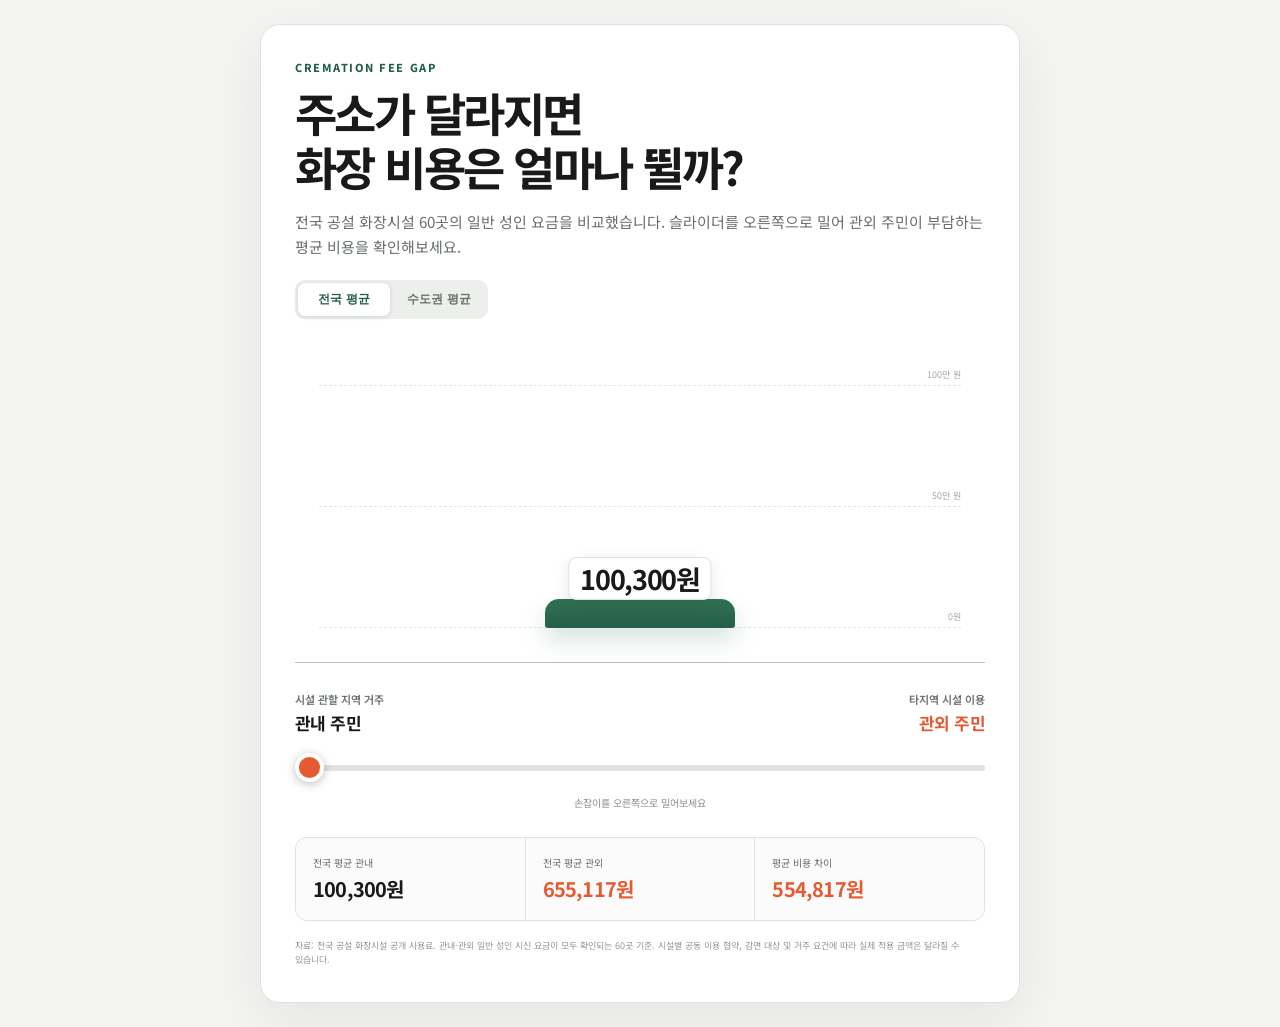
<file: cremation-fee-gap/index.html>
<!DOCTYPE html>
<html lang="ko">
<head>
  <meta charset="UTF-8" />
  <meta name="viewport" content="width=device-width, initial-scale=1.0" />
  <title>관내·관외 화장 비용 격차</title>
  <style>
    @import url("https://fonts.googleapis.com/css2?family=Noto+Sans+KR:wght@400;500;600;700;800;900&display=swap");

    :root {
      --ink: #171a18;
      --muted: #69706b;
      --line: #dfe3df;
      --green: #245f47;
      --green-soft: #dfece5;
      --orange: #e45b32;
      --orange-soft: #f9e3dc;
      --paper: #f4f5f2;
      --white: #fff;
      --progress: 0%;
    }

    * {
      box-sizing: border-box;
    }

    body {
      min-height: 100vh;
      display: grid;
      place-items: center;
      margin: 0;
      padding: 24px;
      background: var(--paper);
      color: var(--ink);
      font-family: "Noto Sans KR", sans-serif;
      word-break: keep-all;
    }

    .graphic {
      width: min(100%, 760px);
      padding: 34px;
      border: 1px solid var(--line);
      border-radius: 20px;
      background: var(--white);
      box-shadow: 0 18px 60px rgba(24, 35, 28, 0.07);
    }

    .eyebrow {
      margin: 0 0 10px;
      color: var(--green);
      font-size: 11px;
      font-weight: 800;
      letter-spacing: 0.14em;
    }

    h1 {
      margin: 0;
      font-size: clamp(30px, 6vw, 46px);
      line-height: 1.18;
      letter-spacing: -0.055em;
    }

    .intro {
      margin: 15px 0 0;
      color: var(--muted);
      font-size: 15px;
      line-height: 1.7;
    }

    .scope-switch {
      display: inline-grid;
      grid-template-columns: 1fr 1fr;
      gap: 3px;
      margin-top: 20px;
      padding: 3px;
      border-radius: 10px;
      background: #ecefeb;
    }

    .scope-button {
      min-width: 92px;
      padding: 8px 14px;
      border: 0;
      border-radius: 7px;
      background: transparent;
      color: var(--muted);
      font-size: 12px;
      font-weight: 700;
      cursor: pointer;
    }

    .scope-button.active {
      background: var(--white);
      color: var(--green);
      box-shadow: 0 1px 5px rgba(25, 35, 29, 0.12);
    }

    .visual {
      position: relative;
      height: 310px;
      display: flex;
      align-items: flex-end;
      justify-content: center;
      margin-top: 34px;
      padding: 0 24px 34px;
      border-bottom: 1px solid #bac1bc;
      overflow: visible;
    }

    .guide {
      position: absolute;
      right: 24px;
      left: 24px;
      border-top: 1px dashed #e4e7e4;
    }

    .guide span {
      position: absolute;
      top: -18px;
      right: 0;
      color: #a0a6a1;
      font-size: 9px;
    }

    .guide-100 {
      bottom: 34px;
    }

    .guide-50 {
      bottom: 155px;
    }

    .guide-0 {
      bottom: 276px;
    }

    .bar-wrap {
      position: relative;
      z-index: 1;
      width: min(54%, 330px);
      height: 242px;
      display: flex;
      align-items: flex-end;
      justify-content: center;
    }

    .bar {
      position: relative;
      width: min(72%, 190px);
      height: 15.3%;
      display: flex;
      align-items: flex-start;
      justify-content: center;
      padding-top: 15px;
      border-radius: 14px 14px 3px 3px;
      background: linear-gradient(180deg, #3b765d, var(--green));
      color: var(--white);
      box-shadow: 0 12px 25px rgba(36, 95, 71, 0.18);
      transition:
        height 80ms linear,
        background 120ms linear,
        box-shadow 120ms linear;
    }

    .bar strong {
      position: absolute;
      top: -42px;
      left: 50%;
      z-index: 3;
      padding: 7px 11px;
      border: 1px solid var(--line);
      border-radius: 8px;
      background: var(--white);
      color: var(--ink);
      font-size: clamp(18px, 4vw, 27px);
      line-height: 1;
      letter-spacing: -0.05em;
      white-space: nowrap;
      box-shadow: 0 4px 14px rgba(24, 29, 26, 0.1);
      transform: translateX(-50%);
    }

    .jump-label {
      position: absolute;
      top: 18px;
      right: 28px;
      z-index: 2;
      padding: 8px 11px;
      border-radius: 999px;
      background: var(--orange-soft);
      color: #a83c1e;
      font-size: 11px;
      font-weight: 800;
      opacity: 0;
      transform: translateY(8px);
      transition: opacity 0.2s, transform 0.2s;
    }

    .jump-label.visible {
      opacity: 1;
      transform: translateY(0);
    }

    .controls {
      margin-top: 28px;
    }

    .side-labels {
      display: flex;
      align-items: flex-start;
      justify-content: space-between;
      gap: 20px;
      margin-bottom: 16px;
    }

    .side {
      width: 46%;
    }

    .side:last-child {
      text-align: right;
    }

    .side span {
      display: block;
      color: var(--muted);
      font-size: 11px;
      font-weight: 600;
    }

    .side strong {
      display: block;
      margin-top: 3px;
      font-size: 17px;
      letter-spacing: -0.03em;
    }

    .side:last-child strong {
      color: var(--orange);
    }

    .slider-row {
      position: relative;
      height: 34px;
      display: flex;
      align-items: center;
    }

    input[type="range"] {
      width: 100%;
      height: 6px;
      margin: 0;
      appearance: none;
      border-radius: 999px;
      outline: none;
      background:
        linear-gradient(
          90deg,
          var(--green) 0%,
          var(--orange) var(--progress),
          #dfe3df var(--progress),
          #dfe3df 100%
        );
      cursor: grab;
    }

    input[type="range"]:active {
      cursor: grabbing;
    }

    input[type="range"]::-webkit-slider-thumb {
      width: 29px;
      height: 29px;
      appearance: none;
      border: 4px solid var(--white);
      border-radius: 50%;
      background: var(--orange);
      box-shadow: 0 2px 10px rgba(24, 29, 26, 0.28);
    }

    input[type="range"]::-moz-range-thumb {
      width: 21px;
      height: 21px;
      border: 4px solid var(--white);
      border-radius: 50%;
      background: var(--orange);
      box-shadow: 0 2px 10px rgba(24, 29, 26, 0.28);
    }

    .instruction {
      margin: 10px 0 0;
      text-align: center;
      color: #89908b;
      font-size: 10px;
    }

    .summary {
      display: grid;
      grid-template-columns: repeat(3, 1fr);
      gap: 1px;
      margin-top: 27px;
      border: 1px solid var(--line);
      border-radius: 12px;
      background: var(--line);
      overflow: hidden;
    }

    .summary-item {
      padding: 17px;
      background: #fafbfa;
    }

    .summary-item span {
      display: block;
      color: var(--muted);
      font-size: 10px;
    }

    .summary-item strong {
      display: block;
      margin-top: 4px;
      font-size: 20px;
      letter-spacing: -0.04em;
    }

    .summary-item:nth-child(n + 2) strong {
      color: var(--orange);
    }

    .source {
      margin: 18px 0 0;
      color: #929893;
      font-size: 9px;
      line-height: 1.65;
    }

    @media (max-width: 520px) {
      body {
        display: block;
        padding: 0;
        background: var(--white);
      }

      .graphic {
        padding: 26px 18px;
        border: 0;
        border-radius: 0;
        box-shadow: none;
      }

      h1 {
        font-size: 32px;
      }

      .intro {
        font-size: 13px;
      }

      .visual {
        height: 280px;
        margin-top: 24px;
        padding-right: 4px;
        padding-left: 4px;
      }

      .guide {
        right: 4px;
        left: 4px;
      }

      .bar-wrap {
        width: 72%;
      }

      .jump-label {
        right: 4px;
      }

      .side strong {
        font-size: 14px;
      }

      .summary-item {
        padding: 14px;
      }

      .summary-item strong {
        font-size: 15px;
      }
    }
  </style>
</head>
<body>
  <main class="graphic">
    <header>
      <p class="eyebrow">CREMATION FEE GAP</p>
      <h1>주소가 달라지면<br />화장 비용은 얼마나 뛸까?</h1>
      <p class="intro">
        <span id="scopeDescription">전국 공설 화장시설 60곳</span>의 일반 성인 요금을 비교했습니다.
        슬라이더를 오른쪽으로 밀어 관외 주민이 부담하는 평균 비용을 확인해보세요.
      </p>
      <div class="scope-switch" role="group" aria-label="비교 지역 선택">
        <button class="scope-button active" type="button" data-scope="nationwide">전국 평균</button>
        <button class="scope-button" type="button" data-scope="capital">수도권 평균</button>
      </div>
    </header>

    <section class="visual" aria-label="관내와 관외 화장 비용 변화 그래프">
      <div class="guide guide-0"><span>100만 원</span></div>
      <div class="guide guide-50"><span>50만 원</span></div>
      <div class="guide guide-100"><span>0원</span></div>

      <span id="jumpLabel" class="jump-label">평균 6.5배</span>

      <div class="bar-wrap">
        <div id="costBar" class="bar">
          <strong id="currentCost">100,300원</strong>
        </div>
      </div>
    </section>

    <section class="controls">
      <div class="side-labels">
        <div class="side">
          <span>시설 관할 지역 거주</span>
          <strong>관내 주민</strong>
        </div>
        <div class="side">
          <span>타지역 시설 이용</span>
          <strong>관외 주민</strong>
        </div>
      </div>

      <div class="slider-row">
        <input
          id="feeSlider"
          type="range"
          min="0"
          max="100"
          value="0"
          aria-label="관내에서 관외로 이동하며 화장 비용 비교"
        />
      </div>
      <p class="instruction">손잡이를 오른쪽으로 밀어보세요</p>
    </section>

    <section class="summary" aria-label="평균 화장 비용 요약">
      <div class="summary-item">
        <span id="insideLabel">전국 평균 관내</span>
        <strong id="insideAverage">100,300원</strong>
      </div>
      <div class="summary-item">
        <span id="outsideLabel">전국 평균 관외</span>
        <strong id="outsideAverage">655,117원</strong>
      </div>
      <div class="summary-item">
        <span>평균 비용 차이</span>
        <strong id="feeDifference">554,817원</strong>
      </div>
    </section>

    <p id="sourceNote" class="source">
      자료: 전국 공설 화장시설 공개 사용료. 관내·관외 일반 성인 시신 요금이 모두 확인되는 60곳 기준.
      시설별 공동 이용 협약, 감면 대상 및 거주 요건에 따라 실제 적용 금액은 달라질 수 있습니다.
    </p>
  </main>

  <script>
    const scopeData = {
      nationwide: {
        label: "전국",
        description: "전국 공설 화장시설 60곳",
        inside: 100300,
        outside: 655117,
        difference: 554817,
        ratio: 6.5,
        source: "자료: 전국 공설 화장시설 공개 사용료. 관내·관외 일반 성인 시신 요금이 모두 확인되는 60곳 기준."
      },
      capital: {
        label: "수도권",
        description: "서울·경기·인천 공설 화장시설 7곳",
        inside: 122857,
        outside: 985714,
        difference: 862857,
        ratio: 8.0,
        source: "자료: 서울·경기·인천 공설 화장시설 공개 사용료. 관내·관외 일반 성인 시신 요금이 모두 확인되는 7곳 기준."
      }
    };
    const CHART_MAX = 1000000;

    const slider = document.getElementById("feeSlider");
    const costBar = document.getElementById("costBar");
    const currentCost = document.getElementById("currentCost");
    const jumpLabel = document.getElementById("jumpLabel");
    const scopeButtons = document.querySelectorAll(".scope-button");
    const scopeDescription = document.getElementById("scopeDescription");
    const insideLabel = document.getElementById("insideLabel");
    const outsideLabel = document.getElementById("outsideLabel");
    const insideAverage = document.getElementById("insideAverage");
    const outsideAverage = document.getElementById("outsideAverage");
    const feeDifference = document.getElementById("feeDifference");
    const sourceNote = document.getElementById("sourceNote");
    let currentScope = "nationwide";

    const formatWon = (value) =>
      `${Math.round(value).toLocaleString("ko-KR")}원`;

    function updateGraphic() {
      const data = scopeData[currentScope];
      const progress = Number(slider.value) / 100;
      const cost =
        data.inside + (data.outside - data.inside) * progress;
      const barHeight = Math.max(12, (cost / CHART_MAX) * 100);
      const red = Math.round(36 + (228 - 36) * progress);
      const green = Math.round(95 + (91 - 95) * progress);
      const blue = Math.round(71 + (50 - 71) * progress);

      document.documentElement.style.setProperty(
        "--progress",
        `${slider.value}%`
      );
      costBar.style.height = `${barHeight}%`;
      costBar.style.background =
        `linear-gradient(180deg, rgb(${red + 14}, ${green + 18}, ${blue + 12}), rgb(${red}, ${green}, ${blue}))`;
      currentCost.textContent = formatWon(cost);
      jumpLabel.textContent = `평균 ${data.ratio.toFixed(1)}배`;
      jumpLabel.classList.toggle("visible", progress > 0.82);
    }

    function changeScope(scope) {
      currentScope = scope;
      const data = scopeData[scope];

      scopeButtons.forEach((button) => {
        button.classList.toggle("active", button.dataset.scope === scope);
      });
      scopeDescription.textContent = data.description;
      insideLabel.textContent = `${data.label} 평균 관내`;
      outsideLabel.textContent = `${data.label} 평균 관외`;
      insideAverage.textContent = formatWon(data.inside);
      outsideAverage.textContent = formatWon(data.outside);
      feeDifference.textContent = formatWon(data.difference);
      sourceNote.textContent =
        `${data.source} 시설별 공동 이용 협약, 감면 대상 및 거주 요건에 따라 실제 적용 금액은 달라질 수 있습니다.`;
      slider.value = 0;
      updateGraphic();
    }

    scopeButtons.forEach((button) => {
      button.addEventListener("click", () => changeScope(button.dataset.scope));
    });
    slider.addEventListener("input", updateGraphic);
    changeScope("nationwide");
  </script>
</body>
</html>
</file>
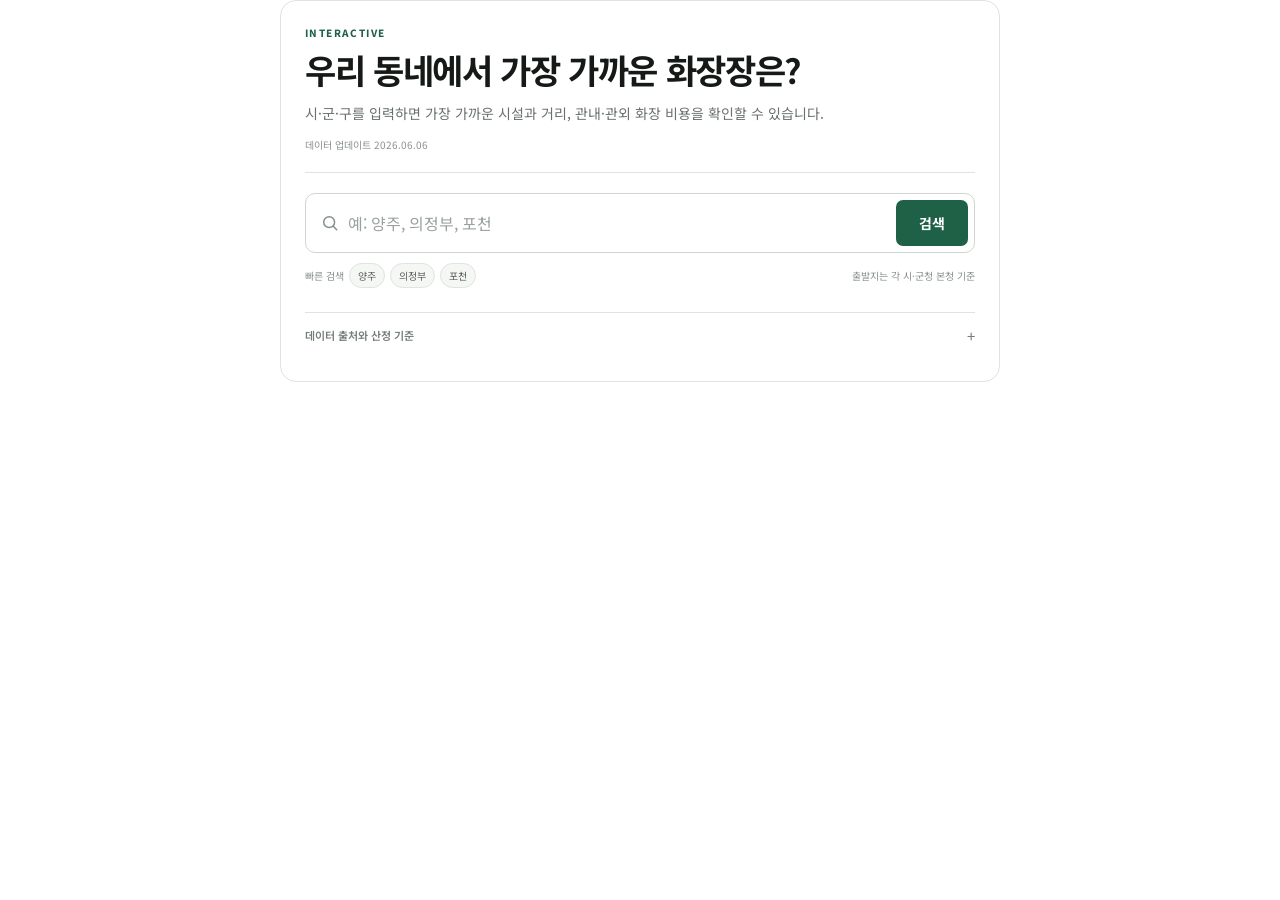
<file: cremation/index.html>
<!DOCTYPE html>
<html lang="ko">
<head>
  <meta charset="UTF-8" />
  <meta name="viewport" content="width=device-width, initial-scale=1.0" />
  <meta name="theme-color" content="#ffffff" />
  <title>우리 동네 화장장 찾기</title>
  <link rel="stylesheet" href="style.css?v=20260606-4" />
</head>
<body>
  <main class="interactive" aria-label="우리 동네 화장장 찾기 인터랙티브">
    <header class="interactive-header">
      <div>
        <p class="kicker">INTERACTIVE</p>
        <h1>우리 동네에서 가장 가까운 화장장은?</h1>
        <p class="description">
          시·군·구를 입력하면 가장 가까운 시설과 거리, 관내·관외 화장 비용을 확인할 수 있습니다.
        </p>
      </div>
      <span class="data-date">데이터 업데이트 2026.06.06</span>
    </header>

    <section class="search-section" aria-label="지역 검색">
      <div class="search-box">
        <span class="search-icon" aria-hidden="true">
          <svg viewBox="0 0 24 24" fill="none">
            <circle cx="11" cy="11" r="6.5"></circle>
            <path d="m16 16 4 4"></path>
          </svg>
        </span>
        <label class="sr-only" for="regionInput">시·군·구 입력</label>
        <input
          id="regionInput"
          type="search"
          placeholder="예: 양주, 의정부, 포천"
          autocomplete="off"
        />
        <button id="searchButton" type="button">검색</button>
      </div>

      <div class="search-meta">
        <div class="example-list" aria-label="검색 예시">
          <span>빠른 검색</span>
          <button class="example-chip" type="button" data-region="양주">양주</button>
          <button class="example-chip" type="button" data-region="의정부">의정부</button>
          <button class="example-chip" type="button" data-region="포천">포천</button>
        </div>
        <p class="basis-note">출발지는 각 시·군청 본청 기준</p>
      </div>
    </section>

    <p id="errorMessage" class="error-message" role="alert"></p>

    <section id="resultSection" class="result-section hidden" aria-live="polite">
      <div class="result-header">
        <div>
          <p class="result-label">검색 결과</p>
          <h2 id="regionName"></h2>
        </div>
        <span class="result-badge">자동차 이동 기준</span>
      </div>

      <article class="primary-result">
        <div>
          <p>가장 가까운 화장장</p>
          <strong id="nearestFacility"></strong>
        </div>
        <div class="primary-distance">
          <span>이동 거리</span>
          <strong id="distance"></strong>
        </div>
      </article>

      <div class="metric-grid">
        <article class="metric-card">
          <p>지역 내 화장시설</p>
          <strong id="facilityCount"></strong>
        </article>
        <article class="metric-card grade-card">
          <p>접근성 등급</p>
          <strong id="grade"></strong>
        </article>
      </div>

      <div id="feeSummary" class="fee-summary hidden">
        <div class="fee-heading">
          <span class="fee-label">예상 화장 비용</span>
          <span id="feeType" class="fee-type"></span>
        </div>
        <strong id="applicableFee"></strong>
        <p id="feeComparison"></p>
        <p id="feeSource" class="fee-source"></p>
      </div>

      <div class="comment-box">
        <span aria-hidden="true">i</span>
        <p id="comment" class="comment"></p>
      </div>

      <details class="facility-section">
        <summary>
          <span>시설 상세 정보</span>
          <span class="summary-action">펼쳐보기</span>
        </summary>
        <div id="facilityList" class="facility-list"></div>
      </details>
    </section>

    <aside class="methodology" aria-label="데이터 출처 및 기준">
      <details>
        <summary>데이터 출처와 산정 기준</summary>
        <div class="methodology-content">
          <p><b>시설 현황</b> 보건복지부 e보건복지현황 전국 화장시설 현황</p>
          <p><b>요금</b> 각 지방자치단체 및 시설공단 공개 사용료 중 일반 성인 시신 기준</p>
          <p><b>거리·시간</b> 각 시·군청 본청에서 가장 가까운 시설까지의 자동차 경로 조사</p>
          <p><b>접근성 등급</b> 지역 내 시설이 있으면 ‘양호’, 20km 이하는 ‘보통’, 20km 초과~40km 이하는 ‘취약’, 40km 초과는 ‘매우 취약’</p>
          <p class="caution">실제 요금과 이동시간은 거주 요건, 감면 대상, 도로 상황, 예약 가능 여부에 따라 달라질 수 있습니다.</p>
        </div>
      </details>
    </aside>
  </main>

  <script src="script.js?v=20260606-4"></script>
</body>
</html>
</file>
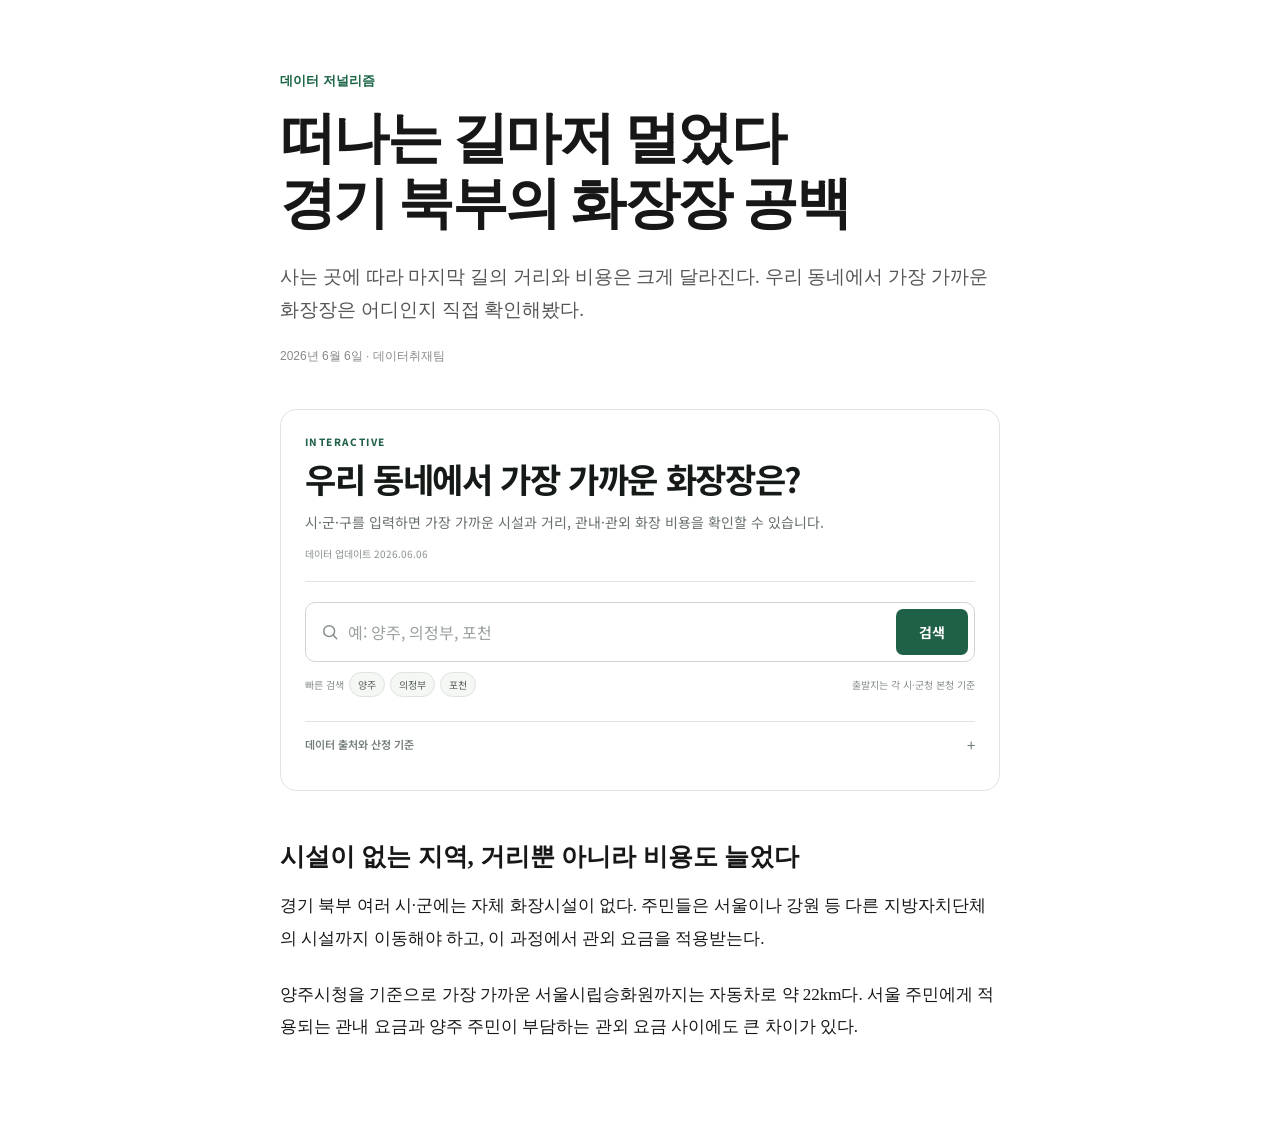
<file: cremation/article-preview.html>
<!DOCTYPE html>
<html lang="ko">
<head>
  <meta charset="UTF-8" />
  <meta name="viewport" content="width=device-width, initial-scale=1.0" />
  <title>뉴스 기사 삽입 예시</title>
  <style>
    * {
      box-sizing: border-box;
    }

    body {
      margin: 0;
      color: #171717;
      font-family: Georgia, "Noto Serif KR", serif;
    }

    .article {
      width: min(100% - 40px, 720px);
      margin: 0 auto;
      padding: 72px 0;
    }

    .category {
      margin: 0 0 16px;
      color: #176342;
      font-family: Arial, sans-serif;
      font-size: 13px;
      font-weight: 700;
    }

    h1 {
      margin: 0;
      font-size: clamp(36px, 8vw, 56px);
      line-height: 1.16;
      letter-spacing: -0.045em;
    }

    .lead {
      margin: 24px 0 0;
      color: #555;
      font-size: 19px;
      line-height: 1.75;
    }

    .byline {
      margin: 22px 0 44px;
      color: #888;
      font-family: Arial, sans-serif;
      font-size: 12px;
    }

    .interactive-frame {
      width: 100%;
      min-height: 360px;
      display: block;
      margin: 0 0 48px;
      border: 0;
      overflow: hidden;
    }

    h2 {
      margin: 42px 0 16px;
      font-size: 25px;
      line-height: 1.4;
    }

    .article-body p {
      margin: 0 0 24px;
      font-size: 17px;
      line-height: 1.9;
    }

    @media (max-width: 520px) {
      .article {
        width: 100%;
        padding: 42px 0;
      }

      .article-header,
      .article-body {
        padding: 0 20px;
      }

      .interactive-frame {
        margin-bottom: 36px;
      }
    }
  </style>
</head>
<body>
  <article class="article">
    <header class="article-header">
      <p class="category">데이터 저널리즘</p>
      <h1>떠나는 길마저 멀었다<br />경기 북부의 화장장 공백</h1>
      <p class="lead">
        사는 곳에 따라 마지막 길의 거리와 비용은 크게 달라진다.
        우리 동네에서 가장 가까운 화장장은 어디인지 직접 확인해봤다.
      </p>
      <p class="byline">2026년 6월 6일 · 데이터취재팀</p>
    </header>

    <iframe
      id="cremationInteractive"
      class="interactive-frame"
      src="index.html"
      title="우리 동네에서 가장 가까운 화장장 찾기"
      scrolling="no"
      loading="eager"
    ></iframe>

    <div class="article-body">
      <h2>시설이 없는 지역, 거리뿐 아니라 비용도 늘었다</h2>
      <p>
        경기 북부 여러 시·군에는 자체 화장시설이 없다. 주민들은 서울이나 강원 등
        다른 지방자치단체의 시설까지 이동해야 하고, 이 과정에서 관외 요금을 적용받는다.
      </p>
      <p>
        양주시청을 기준으로 가장 가까운 서울시립승화원까지는 자동차로 약 22km다.
        서울 주민에게 적용되는 관내 요금과 양주 주민이 부담하는 관외 요금 사이에도 큰 차이가 있다.
      </p>
    </div>
  </article>

  <script>
    const interactiveFrame = document.getElementById("cremationInteractive");

    window.addEventListener("message", (event) => {
      if (
        event.source !== interactiveFrame.contentWindow ||
        event.data?.type !== "cremation-interactive-resize"
      ) {
        return;
      }

      interactiveFrame.style.height = `${event.data.height}px`;
    });
  </script>
</body>
</html>
</file>
<file: cremation/style.css>
@import url("https://fonts.googleapis.com/css2?family=Noto+Sans+KR:wght@400;500;600;700;800&display=swap");

:root {
  --ink: #151a17;
  --muted: #69716c;
  --line: #dfe4e0;
  --soft: #f5f7f5;
  --white: #fff;
  --green: #1f6146;
  --green-dark: #164936;
  --green-soft: #e7f1eb;
  --orange-soft: #faeee3;
  --red-soft: #f8e5e3;
}

* {
  box-sizing: border-box;
}

html {
  background: transparent;
  scroll-behavior: smooth;
}

body {
  margin: 0;
  background: transparent;
  color: var(--ink);
  font-family: "Noto Sans KR", -apple-system, BlinkMacSystemFont, sans-serif;
  word-break: keep-all;
}

button,
input {
  font: inherit;
}

button,
summary {
  cursor: pointer;
}

.interactive {
  width: min(100%, 720px);
  margin: 0 auto;
  padding: 24px;
  border: 1px solid var(--line);
  border-radius: 16px;
  background: var(--white);
}

.interactive-header {
  padding-bottom: 20px;
  border-bottom: 1px solid var(--line);
}

.kicker,
.result-label {
  margin: 0 0 8px;
  color: var(--green);
  font-size: 10px;
  font-weight: 800;
  letter-spacing: 0.14em;
}

h1 {
  margin: 0;
  font-size: clamp(24px, 5.8vw, 34px);
  line-height: 1.3;
  letter-spacing: -0.04em;
}

.description {
  margin: 10px 0 0;
  color: var(--muted);
  font-size: 14px;
  line-height: 1.65;
}

.data-date {
  display: block;
  margin-top: 12px;
  color: #89918c;
  font-size: 10px;
}

.search-section {
  padding: 20px 0 4px;
}

.search-box {
  display: flex;
  align-items: center;
  gap: 8px;
  padding: 6px 6px 6px 14px;
  border: 1px solid #cfd6d1;
  border-radius: 10px;
  background: var(--white);
  transition: border-color 0.2s, box-shadow 0.2s;
}

.search-box:focus-within {
  border-color: var(--green);
  box-shadow: 0 0 0 3px rgba(31, 97, 70, 0.1);
}

.search-icon {
  width: 20px;
  height: 20px;
  flex: 0 0 auto;
  color: #858e88;
}

.search-icon svg {
  width: 100%;
  stroke: currentColor;
  stroke-linecap: round;
  stroke-width: 1.8;
}

input {
  min-width: 0;
  flex: 1;
  padding: 11px 0;
  border: 0;
  outline: 0;
  background: transparent;
  color: var(--ink);
  font-size: 16px;
}

input::placeholder {
  color: #9aa29d;
}

#searchButton {
  align-self: stretch;
  min-width: 72px;
  padding: 0 17px;
  border: 0;
  border-radius: 7px;
  background: var(--green);
  color: var(--white);
  font-size: 14px;
  font-weight: 700;
}

#searchButton:hover {
  background: var(--green-dark);
}

.search-meta {
  display: flex;
  align-items: center;
  justify-content: space-between;
  gap: 12px;
  margin-top: 10px;
}

.example-list {
  display: flex;
  align-items: center;
  gap: 5px;
}

.example-list > span,
.basis-note {
  color: #89918c;
  font-size: 10px;
}

.example-chip {
  padding: 4px 8px;
  border: 1px solid var(--line);
  border-radius: 999px;
  background: var(--soft);
  color: #58615b;
  font-size: 10px;
}

.example-chip:hover {
  border-color: var(--green);
  color: var(--green);
}

.basis-note {
  margin: 0;
  text-align: right;
}

.hidden {
  display: none !important;
}

.error-message {
  min-height: 0;
  margin: 8px 0 0;
  color: #a33c33;
  font-size: 12px;
  font-weight: 600;
}

.error-message:empty {
  display: none;
}

.result-section {
  margin-top: 20px;
  padding-top: 20px;
  border-top: 2px solid var(--ink);
}

.result-header {
  display: flex;
  align-items: flex-end;
  justify-content: space-between;
  gap: 16px;
  margin-bottom: 14px;
}

.result-label {
  margin-bottom: 5px;
  letter-spacing: 0;
}

#regionName {
  margin: 0;
  font-size: 23px;
  letter-spacing: -0.035em;
}

.result-badge {
  padding: 5px 8px;
  border-radius: 999px;
  background: var(--soft);
  color: var(--muted);
  font-size: 9px;
  white-space: nowrap;
}

.primary-result {
  display: flex;
  align-items: stretch;
  justify-content: space-between;
  gap: 18px;
  padding: 18px;
  border-radius: 12px;
  background: var(--green);
  color: var(--white);
}

.primary-result p,
.primary-distance span {
  display: block;
  margin: 0 0 8px;
  color: rgba(255, 255, 255, 0.67);
  font-size: 11px;
  font-weight: 600;
}

.primary-result strong {
  display: block;
  font-size: clamp(21px, 5vw, 28px);
  line-height: 1.3;
  letter-spacing: -0.04em;
}

.primary-distance {
  min-width: 115px;
  padding-left: 18px;
  border-left: 1px solid rgba(255, 255, 255, 0.2);
}

.primary-distance strong {
  font-size: clamp(20px, 4.4vw, 25px);
}

.metric-grid {
  display: grid;
  grid-template-columns: 1fr 1fr;
  gap: 8px;
  margin-top: 8px;
}

.metric-card {
  min-height: 88px;
  display: flex;
  align-items: center;
  justify-content: space-between;
  gap: 12px;
  padding: 15px 16px;
  border: 1px solid var(--line);
  border-radius: 10px;
  background: var(--soft);
}

.metric-card p {
  margin: 0;
  color: var(--muted);
  font-size: 11px;
}

.metric-card strong {
  font-size: 22px;
  letter-spacing: -0.04em;
}

.grade-card.good {
  border-color: #b6d1c1;
  background: var(--green-soft);
  color: var(--green-dark);
}

.grade-card.warning {
  border-color: #e8c5a7;
  background: var(--orange-soft);
}

.grade-card.danger {
  border-color: #e6b8b2;
  background: var(--red-soft);
}

.grade-card.none {
  background: #eff1ef;
}

.fee-summary {
  margin-top: 8px;
  padding: 17px 18px;
  border: 1px solid #d8dfda;
  border-radius: 10px;
  background: #fbfcfa;
}

.fee-heading {
  display: flex;
  align-items: center;
  justify-content: space-between;
  gap: 12px;
  margin-bottom: 7px;
}

.fee-label {
  color: var(--muted);
  font-size: 11px;
  font-weight: 700;
}

.fee-type {
  padding: 4px 8px;
  border-radius: 999px;
  background: #e9ede9;
  color: #566158;
  font-size: 9px;
  font-weight: 700;
}

.fee-type.outside {
  background: #f8e7dc;
  color: #9b4d29;
}

.fee-summary > strong {
  display: block;
  color: var(--green-dark);
  font-size: 27px;
  letter-spacing: -0.04em;
}

.fee-summary p {
  margin: 4px 0 0;
  color: #6d766f;
  font-size: 11px;
  line-height: 1.55;
}

.fee-summary .fee-source {
  margin-top: 9px;
  padding-top: 8px;
  border-top: 1px solid #e7eae7;
  color: #909791;
  font-size: 9px;
}

.comment-box {
  display: flex;
  align-items: flex-start;
  gap: 10px;
  margin-top: 8px;
  padding: 14px;
  border-radius: 9px;
  background: #f0f4f1;
}

.comment-box > span {
  width: 18px;
  height: 18px;
  display: grid;
  place-items: center;
  flex: 0 0 auto;
  border: 1px solid #aab8ae;
  border-radius: 50%;
  color: var(--green);
  font-family: Georgia, serif;
  font-size: 10px;
  font-weight: 700;
}

.comment {
  margin: 0;
  color: #4f5c53;
  font-size: 12px;
  line-height: 1.65;
}

.facility-section,
.methodology details {
  border-top: 1px solid var(--line);
}

.facility-section {
  margin-top: 16px;
}

.facility-section summary,
.methodology summary {
  min-height: 44px;
  display: flex;
  align-items: center;
  justify-content: space-between;
  gap: 12px;
  list-style: none;
  color: #4e5851;
  font-size: 12px;
  font-weight: 700;
}

summary::-webkit-details-marker {
  display: none;
}

.summary-action {
  color: #89918c;
  font-size: 10px;
  font-weight: 500;
}

.facility-section[open] .summary-action::after {
  content: "접기";
  font-size: 0;
}

.facility-section[open] .summary-action {
  font-size: 0;
}

.facility-section[open] .summary-action::before {
  content: "접기";
  font-size: 10px;
}

.facility-list {
  border-top: 1px solid #edf0ed;
}

.facility-item {
  padding: 15px 0;
  border-bottom: 1px solid #edf0ed;
}

.facility-item strong {
  display: block;
  margin-bottom: 5px;
  font-size: 13px;
}

.facility-item p {
  margin: 0 0 5px;
  color: #69736c;
  font-size: 11px;
  line-height: 1.55;
}

.facility-item span {
  color: #89918c;
  font-size: 10px;
}

.facility-fee {
  display: flex;
  align-items: center;
  gap: 7px;
  margin-top: 9px !important;
  color: var(--green-dark) !important;
  font-size: 11px !important;
  font-weight: 700;
}

.facility-fee b {
  padding: 3px 7px;
  border-radius: 999px;
  background: #f8e7dc;
  color: #9b4d29;
  font-size: 9px;
}

.methodology {
  margin-top: 20px;
}

.methodology summary {
  color: #747d77;
  font-size: 11px;
  font-weight: 600;
}

.methodology summary::after {
  content: "+";
  font-size: 15px;
  font-weight: 400;
}

.methodology details[open] summary::after {
  content: "−";
}

.methodology-content {
  padding: 2px 0 4px;
}

.methodology-content p {
  margin: 0 0 7px;
  color: #808883;
  font-size: 10px;
  line-height: 1.6;
}

.methodology-content b {
  margin-right: 5px;
  color: #5e6761;
}

.methodology-content .caution {
  margin-top: 10px;
  color: #929993;
}

.sr-only {
  position: absolute;
  width: 1px;
  height: 1px;
  padding: 0;
  margin: -1px;
  overflow: hidden;
  clip: rect(0, 0, 0, 0);
  white-space: nowrap;
  border: 0;
}

@media (max-width: 520px) {
  .interactive {
    padding: 18px 16px;
    border-right: 0;
    border-left: 0;
    border-radius: 0;
  }

  h1 {
    font-size: 25px;
  }

  .description {
    font-size: 13px;
  }

  .search-meta {
    display: block;
  }

  .basis-note {
    margin-top: 8px;
    text-align: left;
  }

  .result-badge {
    display: none;
  }

  .primary-result {
    display: block;
  }

  .primary-distance {
    min-width: 0;
    margin-top: 15px;
    padding: 13px 0 0;
    border-top: 1px solid rgba(255, 255, 255, 0.2);
    border-left: 0;
  }

  .primary-distance span {
    margin-bottom: 4px;
  }

  .metric-card {
    min-height: 78px;
    display: block;
  }

  .metric-card strong {
    display: block;
    margin-top: 7px;
    font-size: 20px;
  }
}

@media (max-width: 360px) {
  .search-icon {
    display: none;
  }

  .search-box {
    padding-left: 10px;
  }

  input {
    font-size: 14px;
  }

  #searchButton {
    min-width: 60px;
    padding: 0 12px;
  }
}
</file>
